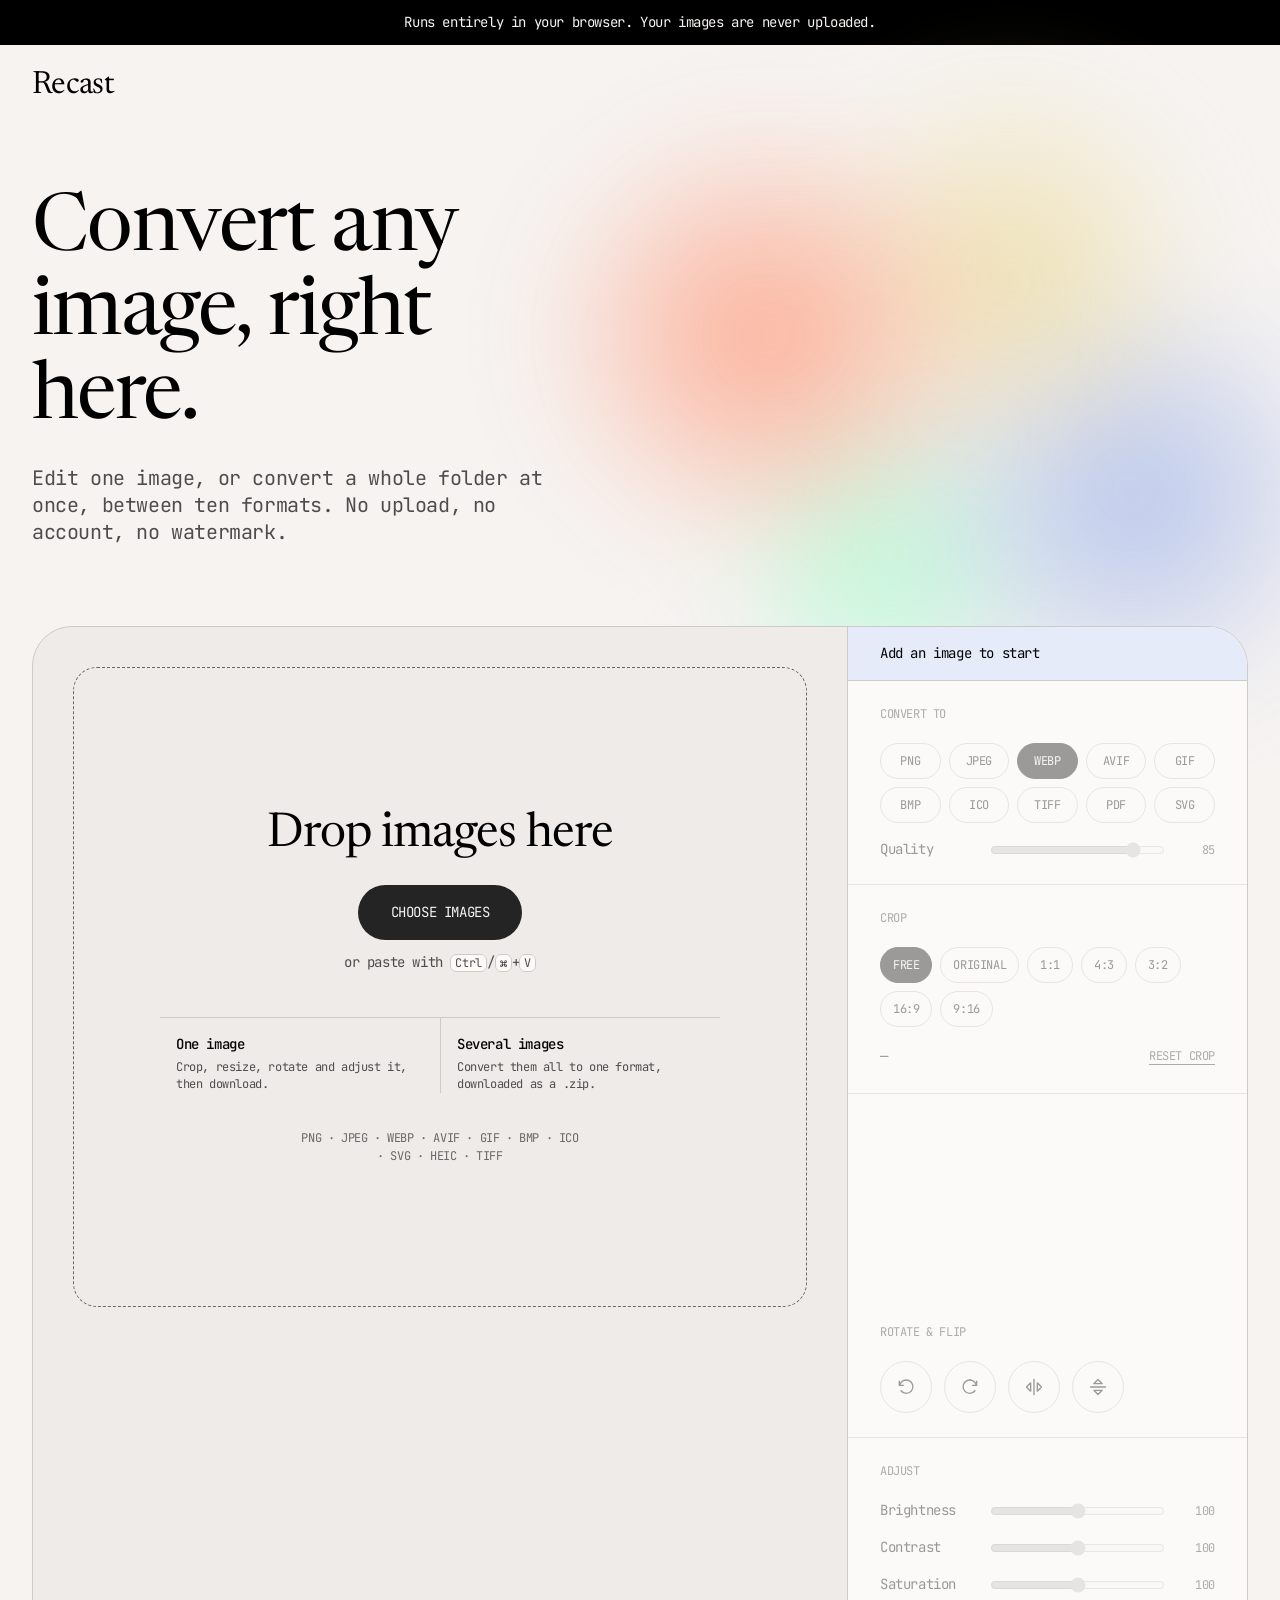
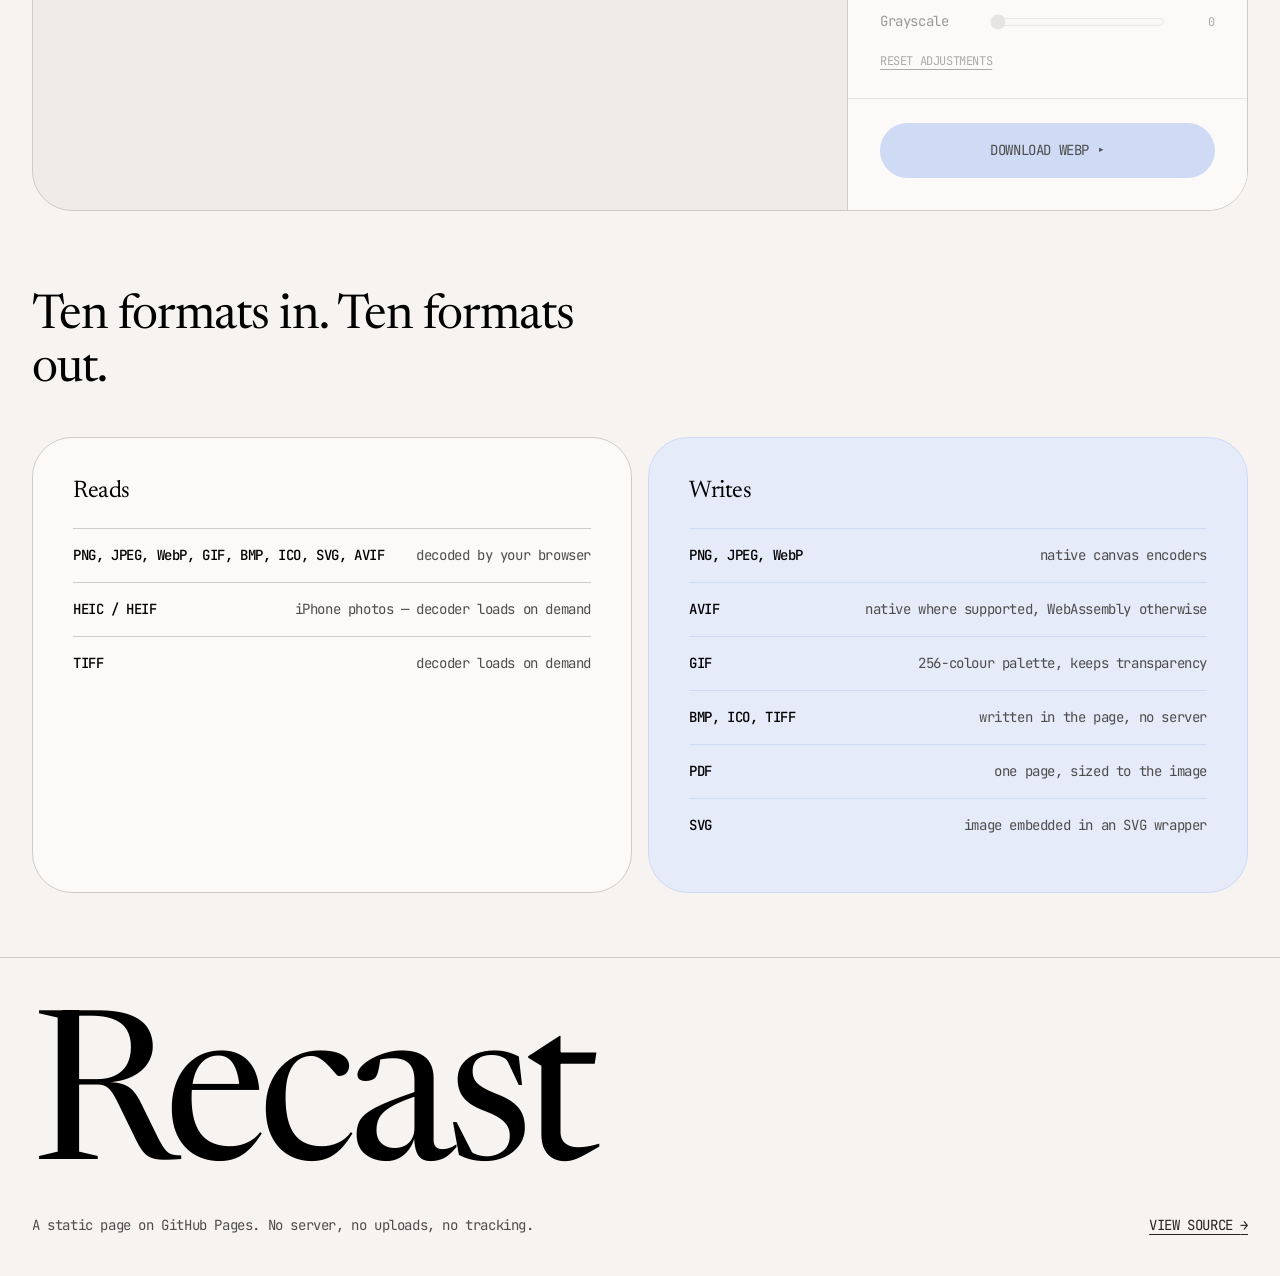
<file: index.html>
<!doctype html>
<html lang="en">
<head>
  <meta charset="utf-8">
  <meta name="viewport" content="width=device-width, initial-scale=1">
  <title>Recast — Image Converter</title>
  <meta name="description" content="Convert, crop, resize and rotate images between PNG, JPEG, WebP, AVIF, GIF, BMP, ICO, TIFF, PDF and SVG. Runs entirely in your browser.">
  <meta name="theme-color" content="#f6f3f1">
  <link rel="icon" href="data:image/svg+xml,%3Csvg xmlns='http://www.w3.org/2000/svg' viewBox='0 0 32 32'%3E%3Crect width='32' height='32' rx='16' fill='%232b59d1'/%3E%3Cpath d='M10 22V10h7a4 4 0 0 1 0 8h-7m7 0 5 4' fill='none' stroke='%23f6f3f1' stroke-width='2.4' stroke-linecap='round' stroke-linejoin='round'/%3E%3C/svg%3E">
  <link rel="preconnect" href="https://fonts.googleapis.com">
  <link rel="preconnect" href="https://fonts.gstatic.com" crossorigin>
  <link rel="stylesheet" href="https://fonts.googleapis.com/css2?family=JetBrains+Mono:wght@400;500&family=Newsreader:opsz,wght@6..72,400&display=swap">
  <link rel="stylesheet" href="tokens.css">
  <link rel="stylesheet" href="styles.css">
</head>
<body>
  <p class="announce">Runs entirely in your browser. Your images are never uploaded.</p>

  <header class="site-head">
    <a class="wordmark" href="./">Recast</a>
  </header>

  <main>
    <section class="hero">
      <div class="wash" aria-hidden="true"></div>
      <h1>Convert any image, right here.</h1>
      <p class="lede">Edit one image, or convert a whole folder at once, between ten formats. No upload, no account, no watermark.</p>
    </section>

    <section class="bench" id="app" aria-label="Image editor">
      <div class="stage" id="stage">
        <label class="drop" id="drop">
          <input type="file" id="file" multiple aria-label="Choose one or more images" accept="image/*,.heic,.heif,.tif,.tiff,.ico,.svg,.avif,.bmp">
          <span class="drop__title">Drop images here</span>
          <span class="pill pill--ink drop__cta">Choose images</span>
          <span class="drop__sub">or paste with <kbd>Ctrl</kbd>/<kbd>⌘</kbd>+<kbd>V</kbd></span>
          <span class="modes" aria-hidden="true">
            <span class="modes__item"><b>One image</b>Crop, resize, rotate and adjust it, then download.</span>
            <span class="modes__item"><b>Several images</b>Convert them all to one format, downloaded as a .zip.</span>
          </span>
          <span class="drop__formats">PNG · JPEG · WebP · AVIF · GIF · BMP · ICO · SVG · HEIC · TIFF</span>
        </label>

        <div class="batch" id="batch" hidden>
          <div class="batch__head">
            <h2 class="batch__title"><span id="batchCount">0 images</span> <small id="batchSize"></small></h2>
            <div class="batch__actions">
              <button type="button" class="pill pill--ghost pill--sm" data-add>Add more</button>
              <button type="button" class="link" id="clear">Clear all</button>
            </div>
          </div>
          <ul class="tiles" id="tiles" aria-label="Images to convert"></ul>
        </div>

        <div class="viewport" id="viewport" hidden>
          <div class="frame" id="frame">
            <canvas id="view"></canvas>
            <span class="shade" id="shade" aria-hidden="true"></span>
            <div class="crop" id="crop" tabindex="0" role="group" aria-label="Crop area. Arrow keys move it, Shift moves faster.">
              <span class="crop__grid" aria-hidden="true"></span>
              <span class="h" data-h="nw"></span><span class="h" data-h="n"></span><span class="h" data-h="ne"></span>
              <span class="h" data-h="w"></span><span class="h" data-h="e"></span>
              <span class="h" data-h="sw"></span><span class="h" data-h="s"></span><span class="h" data-h="se"></span>
            </div>
          </div>
        </div>

        <div class="stage-bar" id="stageBar" hidden>
          <p class="meta" id="meta"></p>
          <div class="stage-bar__actions">
            <button type="button" class="pill pill--ghost pill--sm" data-add>Add more</button>
            <button type="button" class="pill pill--ghost pill--sm" id="replace">Change image</button>
          </div>
        </div>
        <p class="status" id="status" role="status" aria-live="polite"></p>
      </div>

      <form class="panel" id="panel" novalidate>
        <p class="panel__mode" id="mode" aria-live="polite">Add an image to start</p>
        <fieldset class="panel__body" id="controls" disabled>
          <fieldset class="group">
            <legend>Convert to</legend>
            <div class="chips chips--formats" id="formats-list"></div>
            <p class="hint" id="fmtHint"></p>
            <div class="row" id="qualityRow">
              <label for="quality">Quality</label>
              <input type="range" id="quality" min="1" max="100" value="85">
              <output for="quality" id="qualityOut" aria-hidden="true">85</output>
            </div>
            <div class="row" id="bgRow">
              <label for="bg">Background</label>
              <input type="color" id="bg" value="#ffffff">
              <span class="row__note">fills transparency</span>
            </div>
          </fieldset>

          <fieldset class="group" data-single>
            <legend>Crop</legend>
            <div class="chips" id="aspects">
              <label class="chip"><input type="radio" name="aspect" value="free" checked><span>Free</span></label>
              <label class="chip"><input type="radio" name="aspect" value="orig"><span>Original</span></label>
              <label class="chip"><input type="radio" name="aspect" value="1"><span>1:1</span></label>
              <label class="chip"><input type="radio" name="aspect" value="1.3333"><span>4:3</span></label>
              <label class="chip"><input type="radio" name="aspect" value="1.5"><span>3:2</span></label>
              <label class="chip"><input type="radio" name="aspect" value="1.7778"><span>16:9</span></label>
              <label class="chip"><input type="radio" name="aspect" value="0.5625"><span>9:16</span></label>
            </div>
            <div class="row">
              <span class="readout" id="cropOut">—</span>
              <button type="button" class="link" id="cropReset">Reset crop</button>
            </div>
          </fieldset>

          <fieldset class="group">
            <legend>Resize</legend>
            <div class="size" data-single>
              <label class="field"><span>Width</span><input type="number" id="outW" min="1" max="16384" inputmode="numeric"></label>
              <button type="button" class="lock" id="lock" aria-pressed="true" aria-label="Lock aspect ratio">
                <svg viewBox="0 0 24 24" aria-hidden="true"><path d="M7 11V8a5 5 0 0 1 10 0v3M5 11h14v10H5z"/></svg>
              </button>
              <label class="field"><span>Height</span><input type="number" id="outH" min="1" max="16384" inputmode="numeric"></label>
            </div>
            <div class="chips" id="scales">
              <button type="button" class="chip chip--btn" data-scale="1" aria-pressed="true">100%</button>
              <button type="button" class="chip chip--btn" data-scale="0.75" aria-pressed="false">75%</button>
              <button type="button" class="chip chip--btn" data-scale="0.5" aria-pressed="false">50%</button>
              <button type="button" class="chip chip--btn" data-scale="0.25" aria-pressed="false">25%</button>
            </div>
            <p class="hint" data-bulk hidden>Every image keeps its own proportions and is scaled by this amount.</p>
          </fieldset>

          <fieldset class="group" data-single>
            <legend>Rotate &amp; flip</legend>
            <div class="tools">
              <button type="button" class="tool" data-act="rotL" aria-label="Rotate left 90°" title="Rotate left">
                <svg viewBox="0 0 24 24" aria-hidden="true"><path d="M4 5v5h5"/><path d="M4.5 10A8 8 0 1 1 6 16.5"/></svg>
              </button>
              <button type="button" class="tool" data-act="rotR" aria-label="Rotate right 90°" title="Rotate right">
                <svg viewBox="0 0 24 24" aria-hidden="true"><path d="M20 5v5h-5"/><path d="M19.5 10A8 8 0 1 0 18 16.5"/></svg>
              </button>
              <button type="button" class="tool" data-act="flipX" aria-label="Flip horizontal" title="Flip horizontal">
                <svg viewBox="0 0 24 24" aria-hidden="true"><path d="M12 3v18"/><path d="M8 7 3 12l5 5z"/><path d="m16 7 5 5-5 5z"/></svg>
              </button>
              <button type="button" class="tool" data-act="flipY" aria-label="Flip vertical" title="Flip vertical">
                <svg viewBox="0 0 24 24" aria-hidden="true"><path d="M3 12h18"/><path d="M7 8l5-5 5 5z"/><path d="m7 16 5 5 5-5z"/></svg>
              </button>
            </div>
          </fieldset>

          <fieldset class="group" data-single>
            <legend>Adjust</legend>
            <div class="row"><label for="brightness">Brightness</label><input type="range" id="brightness" min="0" max="200" value="100" data-adj><output id="brightnessOut" aria-hidden="true">100</output></div>
            <div class="row"><label for="contrast">Contrast</label><input type="range" id="contrast" min="0" max="200" value="100" data-adj><output id="contrastOut" aria-hidden="true">100</output></div>
            <div class="row"><label for="saturate">Saturation</label><input type="range" id="saturate" min="0" max="200" value="100" data-adj><output id="saturateOut" aria-hidden="true">100</output></div>
            <div class="row"><label for="grayscale">Grayscale</label><input type="range" id="grayscale" min="0" max="100" value="0" data-adj><output id="grayscaleOut" aria-hidden="true">0</output></div>
            <div class="row"><button type="button" class="link" id="adjReset">Reset adjustments</button></div>
          </fieldset>
        </fieldset>

        <div class="export">
          <button type="submit" class="pill pill--accent" id="go" disabled>Download <span aria-hidden="true">▸</span></button>
          <p class="result" id="result" aria-live="polite"></p>
        </div>
      </form>
    </section>

    <section class="formats" id="formats">
      <h2>Ten formats in. Ten formats out.</h2>
      <div class="formats__grid">
        <div class="card">
          <h3>Reads</h3>
          <ul class="list">
            <li><b>PNG, JPEG, WebP, GIF, BMP, ICO, SVG, AVIF</b><span>decoded by your browser</span></li>
            <li><b>HEIC / HEIF</b><span>iPhone photos — decoder loads on demand</span></li>
            <li><b>TIFF</b><span>decoder loads on demand</span></li>
          </ul>
        </div>
        <div class="card card--mist">
          <h3>Writes</h3>
          <ul class="list">
            <li><b>PNG, JPEG, WebP</b><span>native canvas encoders</span></li>
            <li><b>AVIF</b><span>native where supported, WebAssembly otherwise</span></li>
            <li><b>GIF</b><span>256-colour palette, keeps transparency</span></li>
            <li><b>BMP, ICO, TIFF</b><span>written in the page, no server</span></li>
            <li><b>PDF</b><span>one page, sized to the image</span></li>
            <li><b>SVG</b><span>image embedded in an SVG wrapper</span></li>
          </ul>
        </div>
      </div>
    </section>
  </main>

  <footer class="site-foot">
    <p class="site-foot__mark">Recast</p>
    <p class="site-foot__line">A static page on GitHub Pages. No server, no uploads, no tracking.</p>
    <a href="https://github.com/ryanpradnya/image-conversion">View source <span aria-hidden="true">→</span></a>
  </footer>

  <script src="app.js" defer></script>
</body>
</html>
</file>
<file: tokens.css>
/* Hallmark · tokens · theme: studied-DNA (source: styles.refero.design · Monad)
 * paper oklch(96.6% 0.004 56) · accent oklch(50.7% 0.192 264.5) Lake Blue
 * display: Newsreader 400 (stand-in for Untitled Serif) · body/UI: JetBrains Mono (stand-in for ABC Diatype Mono)
 */
:root {
  /* Surfaces */
  --color-paper: oklch(96.6% 0.004 56.4);        /* parchment canvas */
  --color-paper-2: oklch(94.2% 0.006 59.6);      /* recessed parchment */
  --color-card: oklch(98.6% 0.003 56.4);         /* lifted card */
  --color-mist: oklch(88.8% 0.039 267.9);        /* periwinkle panel */
  --color-mist-soft: oklch(94% 0.02 267.9);

  /* Ink */
  --color-ink: oklch(0% 0 0);
  --color-ink-2: oklch(26% 0 0);                 /* off-black */
  --color-graphite: oklch(42.1% 0.001 17.2);
  --color-smoke: oklch(52% 0.003 48.7);          /* darkened from 57% for 4.5:1 on paper */
  --color-rule: oklch(84.2% 0.005 48.7);         /* ash hairline */
  --color-on-dark: oklch(96.6% 0.004 56.4);

  /* Accent — the only saturated UI fill */
  --color-accent: oklch(50.7% 0.192 264.5);
  --color-accent-hover: oklch(44.7% 0.174 264.7);
  --color-accent-wash: oklch(50.7% 0.192 264.5 / 0.1);
  --color-focus: oklch(50.7% 0.192 264.5);
  --color-error: oklch(52% 0.19 29);
  --color-success: oklch(50% 0.12 155);

  /* Decorative wash stops — never UI fills */
  --color-sky: oklch(77.7% 0.081 268);
  --color-mint: oklch(92.4% 0.105 159.3);
  --color-coral: oklch(77.3% 0.137 37.9);
  --color-gold: oklch(88.8% 0.086 94.7);

  /* Crop scrim + transparency checker */
  --color-scrim: oklch(15% 0 0 / 0.55);
  --color-checker: oklch(90% 0.004 56.4);
  --color-handle: oklch(100% 0 0);

  /* Type */
  --font-display: "Newsreader", "Times New Roman", Georgia, serif;
  --font-mono: "JetBrains Mono", "IBM Plex Mono", ui-monospace, monospace;

  --text-caption: 0.75rem;
  --text-sm: 0.875rem;
  --text-body: 1rem;
  --text-lg: 1.25rem;
  --text-sub: 1.5rem;
  --text-heading-sm: 2rem;
  --text-heading: clamp(2rem, 1.4rem + 2.4vw, 3rem);
  --text-display: clamp(2.75rem, 1.6rem + 5vw, 5rem);

  --tracking-tight: -0.02em;
  --tracking-mono: -0.025em;

  /* Space — 4pt scale */
  --space-3xs: 0.25rem;
  --space-2xs: 0.5rem;
  --space-xs: 0.75rem;
  --space-sm: 1rem;
  --space-md: 1.5rem;
  --space-lg: 2rem;
  --space-xl: 2.5rem;
  --space-2xl: 4rem;
  --space-3xl: 5rem;

  /* Shape */
  --radius-card: 40px;
  --radius-panel: 24px;
  --radius-sm: 16px;
  --radius-pill: 100px;
  --rule: 1px solid var(--color-rule);

  /* Motion */
  --ease-out: cubic-bezier(0.22, 1, 0.36, 1);
  --ease-in: cubic-bezier(0.55, 0, 1, 0.45);
  --ease-in-out: cubic-bezier(0.65, 0, 0.35, 1);
  --dur-fast: 120ms;
  --dur-base: 200ms;
  --dur-slow: 420ms;

  --max-width: 1432px;
}
</file>
<file: styles.css>
/* Hallmark · macrostructure: Workbench (tool-first) · tone: technical-editorial · anchor hue: 264 (Lake Blue)
 * theme: studied-DNA (source: styles.refero.design · Monad) · paper oklch(96.6% 0.004 56) · accent oklch(50.7% 0.192 264.5)
 * display: Newsreader 400 · body: JetBrains Mono · nav: N1a (2 destinations) · footer: Ft5 Statement · enrichment: none (typography + pastel wash)
 * Hallmark · pre-emit critique: P4 H5 E4 S5 R5 V4
 */

*, *::before, *::after { box-sizing: border-box; }
html, body { overflow-x: clip; }
html { -webkit-text-size-adjust: 100%; scroll-behavior: smooth; }
body {
  margin: 0;
  background: var(--color-paper);
  color: var(--color-ink-2);
  font-family: var(--font-mono);
  font-size: var(--text-body);
  line-height: 1.5;
  letter-spacing: var(--tracking-mono);
  -webkit-font-smoothing: antialiased;
}
h1, h2, h3 {
  font-family: var(--font-display);
  font-weight: 400;
  font-style: normal;
  letter-spacing: var(--tracking-tight);
  line-height: 1.1;
  margin: 0;
  color: var(--color-ink);
  overflow-wrap: anywhere;
  min-width: 0;
}
p { margin: 0; }
a { color: inherit; }
button, input { font: inherit; letter-spacing: inherit; color: inherit; }
[hidden] { display: none !important; }
:focus-visible { outline: 2px solid var(--color-focus); outline-offset: 3px; }
kbd {
  font-family: var(--font-mono);
  font-size: 0.85em;
  padding: 0 0.35em;
  border: var(--rule);
  border-radius: 6px;
  background: var(--color-card);
}

/* ---------- Announcement + header ---------- */
.announce {
  background: var(--color-ink);
  color: var(--color-on-dark);
  font-size: var(--text-sm);
  text-align: center;
  padding: var(--space-xs) var(--space-sm);
}
.site-head {
  max-width: var(--max-width);
  margin: 0 auto;
  padding: var(--space-md) var(--space-lg);
  display: flex;
  align-items: center;
  justify-content: space-between;
  gap: var(--space-sm);
}
.wordmark {
  font-family: var(--font-display);
  font-size: var(--text-heading-sm);
  letter-spacing: var(--tracking-tight);
  text-decoration: none;
  color: var(--color-ink);
  line-height: 1;
}

/* ---------- Buttons ---------- */
.pill {
  display: inline-flex;
  align-items: center;
  justify-content: center;
  gap: var(--space-2xs);
  min-height: 48px;
  padding: var(--space-sm) var(--space-lg);
  border-radius: var(--radius-pill);
  border: 1px solid transparent;
  font-size: var(--text-sm);
  text-transform: uppercase;
  text-decoration: none;
  white-space: nowrap;
  cursor: pointer;
  transition: background-color var(--dur-fast) var(--ease-out), color var(--dur-fast) var(--ease-out), transform var(--dur-fast) var(--ease-out);
}
.pill:active { transform: translateY(1px); }
.pill--sm { min-height: 36px; padding: var(--space-2xs) var(--space-sm); font-size: var(--text-caption); }
.pill--ghost { border-color: var(--color-ink-2); background: transparent; color: var(--color-ink-2); }
.pill--ghost:hover { background: var(--color-ink-2); color: var(--color-on-dark); }
.pill--accent { background: var(--color-accent); color: var(--color-handle); width: 100%; }
.pill--accent:hover { background: var(--color-accent-hover); }
.pill:disabled { background: var(--color-mist); color: var(--color-graphite); cursor: not-allowed; transform: none; }
.pill--ink { background: var(--color-ink-2); color: var(--color-on-dark); }
/* --progress is set per file during a batch */
.pill[aria-busy="true"] { cursor: progress; background: linear-gradient(to right, var(--color-accent) var(--progress, 100%), var(--color-accent-hover) var(--progress, 100%)); }
.pill[aria-busy="true"] > span { display: inline-block; animation: nudge 900ms var(--ease-in-out) infinite; }
@keyframes nudge { 50% { transform: translateX(4px); } }

.link {
  background: none;
  border: 0;
  padding: var(--space-3xs) 0;
  font-size: var(--text-caption);
  text-transform: uppercase;
  color: var(--color-graphite);
  text-decoration: underline;
  text-underline-offset: 4px;
  cursor: pointer;
}
.link:hover { color: var(--color-ink); }

/* ---------- Hero ---------- */
.hero {
  position: relative;
  max-width: var(--max-width);
  margin: 0 auto;
  padding: var(--space-2xl) var(--space-lg) var(--space-3xl);
  isolation: isolate;
}
.hero h1 { font-size: var(--text-display); max-width: 12ch; line-height: 1.05; }
.lede {
  margin-top: var(--space-md);
  max-width: 46ch;
  font-size: var(--text-lg);
  line-height: 1.35;
  color: var(--color-graphite);
}
.wash {
  position: absolute;
  z-index: -1;
  inset: -10% -5% -20% 40%;
  background:
    radial-gradient(40% 50% at 30% 40%, var(--color-coral), transparent 70%),
    radial-gradient(35% 45% at 60% 30%, var(--color-gold), transparent 70%),
    radial-gradient(40% 50% at 75% 65%, var(--color-sky), transparent 70%),
    radial-gradient(30% 40% at 45% 75%, var(--color-mint), transparent 70%);
  filter: blur(48px);
  opacity: 0.75;
  pointer-events: none;
}

/* ---------- Workbench ---------- */
.bench {
  max-width: calc(var(--max-width) - 2 * var(--space-lg));
  margin: 0 var(--space-lg);
  display: grid;
  grid-template-columns: minmax(0, 1fr) minmax(0, 400px);
  background: var(--color-paper-2);
  border: var(--rule);
  border-radius: var(--radius-card);
  overflow: clip;
  position: relative;
  z-index: 1;
}
@media (min-width: 1497px) { .bench { margin: 0 auto; } }

.stage {
  position: sticky;
  top: 0;
  align-self: start;
  min-height: min(720px, 100vh);
  padding: var(--space-xl);
  display: flex;
  flex-direction: column;
  gap: var(--space-sm);
}

.drop {
  flex: 1;
  min-height: 480px;
  display: flex;
  flex-direction: column;
  align-items: center;
  justify-content: center;
  gap: var(--space-xs);
  padding: var(--space-xl);
  text-align: center;
  border: 1px dashed var(--color-smoke);
  border-radius: var(--radius-panel);
  cursor: pointer;
  transition: background-color var(--dur-base) var(--ease-out), border-color var(--dur-base) var(--ease-out);
}
.drop input { position: absolute; width: 1px; height: 1px; opacity: 0; pointer-events: none; }
.drop:hover, .stage.is-over .drop { border-color: var(--color-accent); background: var(--color-accent-wash); }
.drop:hover .drop__cta, .stage.is-over .drop__cta { background: var(--color-accent); }
.drop:has(input:focus-visible) { outline: 2px solid var(--color-focus); outline-offset: 3px; }
.drop__title { font-family: var(--font-display); font-size: var(--text-heading); color: var(--color-ink); letter-spacing: var(--tracking-tight); line-height: 1.1; }
.drop__sub { color: var(--color-graphite); font-size: var(--text-sm); }
.drop__cta { margin-top: var(--space-xs); transition: background-color var(--dur-fast) var(--ease-out); }
.modes {
  margin-top: var(--space-lg);
  display: grid;
  grid-template-columns: repeat(2, minmax(0, 1fr));
  max-width: 560px;
  width: 100%;
  border-top: var(--rule);
  text-align: left;
}
.modes__item { display: grid; align-content: start; gap: var(--space-3xs); padding: var(--space-sm) var(--space-sm) 0; font-size: var(--text-caption); color: var(--color-graphite); line-height: 1.45; }
.modes__item + .modes__item { border-left: var(--rule); }
.modes__item b { font-weight: 500; font-size: var(--text-sm); color: var(--color-ink); }
.drop__formats { margin-top: var(--space-md); font-size: var(--text-caption); text-transform: uppercase; color: var(--color-smoke); max-width: 40ch; }

.viewport {
  flex: 1;
  min-height: 480px;
  display: grid;
  place-items: center;
  padding: var(--space-sm);
}
.frame {
  position: relative;
  line-height: 0;
  background-color: var(--color-card);
  background-image:
    linear-gradient(45deg, var(--color-checker) 25%, transparent 25%, transparent 75%, var(--color-checker) 75%),
    linear-gradient(45deg, var(--color-checker) 25%, transparent 25%, transparent 75%, var(--color-checker) 75%);
  background-size: 16px 16px;
  background-position: 0 0, 8px 8px;
  border-radius: 4px;
}
.frame canvas { display: block; max-width: 100%; max-height: 62vh; width: auto; height: auto; }

.shade { position: absolute; inset: 0; background: var(--color-scrim); pointer-events: none; }
.crop {
  position: absolute;
  outline: 1px solid var(--color-handle);
  cursor: move;
  touch-action: none;
}
.crop:focus-visible { outline: 2px solid var(--color-focus); outline-offset: 0; }
.crop__grid {
  position: absolute;
  inset: 0;
  opacity: 0;
  background:
    linear-gradient(to right, transparent calc(33.33% - 0.5px), var(--color-handle) calc(33.33% - 0.5px), var(--color-handle) calc(33.33% + 0.5px), transparent calc(33.33% + 0.5px), transparent calc(66.66% - 0.5px), var(--color-handle) calc(66.66% - 0.5px), var(--color-handle) calc(66.66% + 0.5px), transparent calc(66.66% + 0.5px)),
    linear-gradient(to bottom, transparent calc(33.33% - 0.5px), var(--color-handle) calc(33.33% - 0.5px), var(--color-handle) calc(33.33% + 0.5px), transparent calc(33.33% + 0.5px), transparent calc(66.66% - 0.5px), var(--color-handle) calc(66.66% - 0.5px), var(--color-handle) calc(66.66% + 0.5px), transparent calc(66.66% + 0.5px));
  transition: opacity var(--dur-base) var(--ease-out);
  pointer-events: none;
}
.crop.is-dragging .crop__grid { opacity: 0.6; }
.h { position: absolute; width: 32px; height: 32px; margin: -16px 0 0 -16px; touch-action: none; }
.h::after {
  content: "";
  position: absolute;
  inset: 10px;
  border-radius: 50%;
  background: var(--color-handle);
  box-shadow: 0 0 0 1px var(--color-ink-2);
}
.h[data-h="nw"] { left: 0; top: 0; cursor: nwse-resize; }
.h[data-h="n"]  { left: 50%; top: 0; cursor: ns-resize; }
.h[data-h="ne"] { left: 100%; top: 0; cursor: nesw-resize; }
.h[data-h="w"]  { left: 0; top: 50%; cursor: ew-resize; }
.h[data-h="e"]  { left: 100%; top: 50%; cursor: ew-resize; }
.h[data-h="sw"] { left: 0; top: 100%; cursor: nesw-resize; }
.h[data-h="s"]  { left: 50%; top: 100%; cursor: ns-resize; }
.h[data-h="se"] { left: 100%; top: 100%; cursor: nwse-resize; }

.stage-bar { display: flex; align-items: center; justify-content: space-between; gap: var(--space-sm); flex-wrap: wrap; }
.stage-bar__actions { display: flex; gap: var(--space-2xs); }

/* ---------- Batch grid ---------- */
.batch { flex: 1; display: flex; flex-direction: column; gap: var(--space-md); min-height: 480px; }
.batch__head { display: flex; align-items: center; justify-content: space-between; gap: var(--space-sm); flex-wrap: wrap; }
.batch__title { font-size: var(--text-sub); }
.batch__title small { font-family: var(--font-mono); font-size: var(--text-sm); letter-spacing: var(--tracking-mono); color: var(--color-graphite); margin-left: var(--space-2xs); }
.batch__actions { display: flex; align-items: center; gap: var(--space-sm); }
.tiles {
  list-style: none;
  margin: 0;
  padding: var(--space-3xs);
  display: grid;
  grid-template-columns: repeat(auto-fill, minmax(148px, 1fr));
  gap: var(--space-md) var(--space-sm);
  align-content: start;
  max-height: min(72vh, 760px);
  overflow-y: auto;
  border-radius: var(--radius-sm);
  outline: 2px dashed transparent;
  outline-offset: 4px;
  transition: outline-color var(--dur-base) var(--ease-out);
}
.stage.is-over .tiles { outline-color: var(--color-accent); }
.tile { position: relative; display: grid; gap: 2px; min-width: 0; animation: tile-in var(--dur-base) var(--ease-out) both; }
@keyframes tile-in { from { opacity: 0; transform: translateY(4px); } }
.tile__thumb {
  position: relative;
  aspect-ratio: 1;
  margin-bottom: var(--space-2xs);
  border-radius: var(--radius-sm);
  overflow: hidden;
  border: var(--rule);
  background-color: var(--color-card);
  background-image:
    linear-gradient(45deg, var(--color-checker) 25%, transparent 25%, transparent 75%, var(--color-checker) 75%),
    linear-gradient(45deg, var(--color-checker) 25%, transparent 25%, transparent 75%, var(--color-checker) 75%);
  background-size: 12px 12px;
  background-position: 0 0, 6px 6px;
  transition: opacity var(--dur-base) var(--ease-out);
}
/* Format badge, visible when the browser can't preview the file (HEIC, TIFF) and the <img> removes itself */
.tile__thumb::before {
  content: attr(data-ext);
  position: absolute;
  inset: 0;
  display: grid;
  place-items: center;
  font-family: var(--font-display);
  font-size: var(--text-sub);
  color: var(--color-graphite);
  background: var(--color-mist-soft);
}
.tile__thumb img { position: relative; width: 100%; height: 100%; object-fit: cover; display: block; }
.tile__name { font-size: var(--text-caption); color: var(--color-ink); white-space: nowrap; overflow: hidden; text-overflow: ellipsis; }
.tile__meta { font-size: var(--text-caption); color: var(--color-graphite); font-variant-numeric: tabular-nums; white-space: nowrap; overflow: hidden; text-overflow: ellipsis; }
.tile__remove {
  position: absolute;
  top: var(--space-2xs);
  right: var(--space-2xs);
  width: 32px;
  height: 32px;
  display: grid;
  place-items: center;
  padding: 0;
  border: 0;
  border-radius: 50%;
  background: var(--color-card);
  color: var(--color-ink-2);
  box-shadow: 0 0 0 1px var(--color-rule);
  cursor: pointer;
  transition: background-color var(--dur-fast) var(--ease-out), color var(--dur-fast) var(--ease-out), opacity var(--dur-fast) var(--ease-out);
}
.tile__remove svg { width: 14px; height: 14px; fill: none; stroke: currentColor; stroke-width: 2; stroke-linecap: round; }
.tile__remove:hover { background: var(--color-ink-2); color: var(--color-on-dark); }
@media (hover: hover) {
  .tile__remove { opacity: 0; }
  .tile:hover .tile__remove, .tile__remove:focus-visible { opacity: 1; }
}
.tiles:has(.tile[data-state="working"]) .tile__remove { visibility: hidden; }
.tile[data-state="queued"] .tile__thumb { opacity: 0.5; }
.tile[data-state="working"] .tile__thumb { animation: working 1s var(--ease-in-out) infinite alternate; }
@keyframes working { to { opacity: 0.45; } }
.tile[data-state="done"] .tile__meta { color: var(--color-success); }
.tile[data-state="done"] .tile__thumb::after {
  content: "";
  position: absolute;
  left: var(--space-2xs);
  bottom: var(--space-2xs);
  width: 24px;
  height: 24px;
  border-radius: 50%;
  background: var(--color-success) url("data:image/svg+xml,%3Csvg xmlns='http://www.w3.org/2000/svg' viewBox='0 0 24 24' fill='none' stroke='white' stroke-width='2.6' stroke-linecap='round' stroke-linejoin='round'%3E%3Cpath d='m6 12.5 4 4 8-9'/%3E%3C/svg%3E") center / 16px no-repeat;
  animation: tile-in var(--dur-base) var(--ease-out) both;
}
.tile[data-state="error"] .tile__thumb { opacity: 0.4; border-color: var(--color-error); }
.tile[data-state="error"] .tile__meta { color: var(--color-error); }
.meta { font-size: var(--text-sm); color: var(--color-graphite); overflow-wrap: anywhere; min-width: 0; }
.status { font-size: var(--text-sm); color: var(--color-error); }
.status:empty { display: none; }

/* ---------- Control panel ---------- */
.panel {
  background: var(--color-card);
  border-left: var(--rule);
  display: flex;
  flex-direction: column;
  min-width: 0;
}
.panel__mode {
  padding: var(--space-sm) var(--space-lg);
  border-bottom: var(--rule);
  font-size: var(--text-sm);
  color: var(--color-ink);
  background: var(--color-mist-soft);
}
.panel__body { border: 0; margin: 0; padding: 0; min-width: 0; }
.panel__body:disabled .group { opacity: 0.45; }
.group {
  border: 0;
  border-bottom: var(--rule);
  margin: 0;
  padding: var(--space-md) var(--space-lg);
  min-width: 0;
  display: grid;
  gap: var(--space-sm);
  transition: opacity var(--dur-base) var(--ease-out);
}
.group legend {
  float: left;
  width: 100%;
  padding: 0;
  margin-bottom: var(--space-3xs);
  font-size: var(--text-caption);
  text-transform: uppercase;
  color: var(--color-graphite);
}
.group legend + * { clear: both; }

.chips { display: flex; flex-wrap: wrap; gap: var(--space-2xs); }
.chips--formats { display: grid; grid-template-columns: repeat(5, minmax(0, 1fr)); }
.chip { position: relative; display: inline-flex; }
.chip input { position: absolute; opacity: 0; width: 1px; height: 1px; }
.chip span, .chip--btn {
  display: inline-flex;
  align-items: center;
  justify-content: center;
  width: 100%;
  min-height: 36px;
  padding: var(--space-2xs) var(--space-xs);
  border: var(--rule);
  border-radius: var(--radius-pill);
  background: var(--color-card);
  font-size: var(--text-caption);
  text-transform: uppercase;
  white-space: nowrap;
  cursor: pointer;
  transition: background-color var(--dur-fast) var(--ease-out), border-color var(--dur-fast) var(--ease-out), color var(--dur-fast) var(--ease-out);
}
.chip--btn { width: auto; }
.chip span:hover, .chip--btn:hover { border-color: var(--color-ink-2); }
.chip input:checked + span { background: var(--color-ink-2); border-color: var(--color-ink-2); color: var(--color-on-dark); }
.chip input:focus-visible + span { outline: 2px solid var(--color-focus); outline-offset: 2px; }
.chip--btn:active { transform: translateY(1px); }
.chip--btn[aria-pressed="true"] { background: var(--color-ink-2); border-color: var(--color-ink-2); color: var(--color-on-dark); }
fieldset:disabled .chip span, fieldset:disabled .chip--btn { cursor: not-allowed; }

.hint { font-size: var(--text-caption); color: var(--color-graphite); line-height: 1.4; }
.hint:empty { display: none; }

.row {
  display: grid;
  grid-template-columns: 96px minmax(0, 1fr) 40px;
  align-items: center;
  gap: var(--space-xs);
  font-size: var(--text-sm);
}
.row > label { color: var(--color-ink-2); }
.row output { text-align: right; font-variant-numeric: tabular-nums; color: var(--color-graphite); font-size: var(--text-caption); }
#bgRow { grid-template-columns: 96px 48px minmax(0, 1fr); }
.row__note { font-size: var(--text-caption); color: var(--color-graphite); white-space: nowrap; }
.row:has(> .readout) { grid-template-columns: minmax(0, 1fr) auto; }
.row:has(> .link:only-child) { grid-template-columns: 1fr; justify-items: start; }
.readout { font-size: var(--text-sm); font-variant-numeric: tabular-nums; }

input[type="range"] { width: 100%; accent-color: var(--color-accent); cursor: pointer; }
input[type="color"] {
  width: 48px;
  height: 32px;
  padding: 2px;
  border: var(--rule);
  border-radius: var(--radius-pill);
  background: var(--color-card);
  cursor: pointer;
}
input[type="color"]::-webkit-color-swatch-wrapper { padding: 0; }
input[type="color"]::-webkit-color-swatch { border: 0; border-radius: var(--radius-pill); }
input[type="color"]::-moz-color-swatch { border: 0; border-radius: var(--radius-pill); }

.size { display: grid; grid-template-columns: minmax(0, 1fr) auto minmax(0, 1fr); align-items: end; gap: var(--space-xs); }
.field { display: grid; gap: var(--space-3xs); }
.field span { font-size: var(--text-caption); text-transform: uppercase; color: var(--color-graphite); }
.field input {
  width: 100%;
  min-height: 44px;
  padding: var(--space-2xs) var(--space-sm);
  border: var(--rule);
  border-radius: var(--radius-sm);
  background: var(--color-paper);
  font-variant-numeric: tabular-nums;
  transition: border-color var(--dur-fast) var(--ease-out);
}
.field input:hover { border-color: var(--color-smoke); }
.field input:focus-visible { outline: 2px solid var(--color-focus); outline-offset: 1px; border-color: transparent; }
.field input[aria-invalid="true"] { border-color: var(--color-error); }

.lock, .tool {
  display: inline-grid;
  place-items: center;
  border: var(--rule);
  border-radius: 50%;
  background: var(--color-card);
  cursor: pointer;
  transition: background-color var(--dur-fast) var(--ease-out), color var(--dur-fast) var(--ease-out), border-color var(--dur-fast) var(--ease-out);
}
.lock { width: 44px; height: 44px; }
.tool { width: 52px; height: 52px; }
.lock svg, .tool svg { width: 20px; height: 20px; fill: none; stroke: currentColor; stroke-width: 1.6; stroke-linecap: round; stroke-linejoin: round; }
.lock:hover, .tool:hover { border-color: var(--color-ink-2); }
.lock:active, .tool:active { transform: translateY(1px); }
.lock[aria-pressed="true"], .tool[aria-pressed="true"] { background: var(--color-ink-2); color: var(--color-on-dark); border-color: var(--color-ink-2); }
fieldset:disabled .lock, fieldset:disabled .tool { cursor: not-allowed; }
.tools { display: flex; gap: var(--space-xs); flex-wrap: wrap; }

.export {
  margin-top: auto;
  padding: var(--space-md) var(--space-lg) var(--space-lg);
  background: var(--color-card);
  display: grid;
  gap: var(--space-xs);
}
.result { font-size: var(--text-sm); color: var(--color-graphite); overflow-wrap: anywhere; }
.result:empty { display: none; }
.result.is-error { color: var(--color-error); }
.result__warn { color: var(--color-error); }
.result b { color: var(--color-ink); font-weight: 500; }
.result a { color: var(--color-accent); }

/* ---------- Formats ---------- */
.formats {
  max-width: var(--max-width);
  margin: 0 auto;
  padding: var(--space-3xl) var(--space-lg) var(--space-2xl);
}
.formats h2 { font-size: var(--text-heading); max-width: 20ch; margin-bottom: var(--space-xl); }
.formats__grid { display: grid; grid-template-columns: repeat(2, minmax(0, 1fr)); gap: var(--space-sm); }
.card {
  padding: var(--space-xl);
  border: var(--rule);
  border-radius: var(--radius-card);
  background: var(--color-card);
}
.card--mist { background: var(--color-mist-soft); border-color: var(--color-mist); }
.card h3 { font-size: var(--text-sub); margin-bottom: var(--space-md); }
.list { list-style: none; margin: 0; padding: 0; }
.list li {
  display: flex;
  justify-content: space-between;
  align-items: baseline;
  flex-wrap: wrap;
  gap: var(--space-3xs) var(--space-sm);
  padding: var(--space-sm) 0;
  border-top: var(--rule);
  font-size: var(--text-sm);
}
.card--mist .list li { border-top-color: var(--color-mist); }
.list b { font-weight: 500; color: var(--color-ink); }
.list span { color: var(--color-graphite); }

/* ---------- Footer (Ft5 statement) ---------- */
.site-foot {
  max-width: var(--max-width);
  margin: 0 auto;
  padding: var(--space-2xl) var(--space-lg) var(--space-xl);
  border-top: var(--rule);
  display: grid;
  grid-template-columns: minmax(0, 1fr) auto;
  align-items: end;
  gap: var(--space-sm) var(--space-lg);
  font-size: var(--text-sm);
  color: var(--color-graphite);
}
.site-foot__mark {
  grid-column: 1 / -1;
  font-family: var(--font-display);
  font-size: clamp(4.5rem, 2rem + 14vw, 13rem);
  line-height: 0.85;
  letter-spacing: -0.04em;
  color: var(--color-ink);
}
.site-foot a { white-space: nowrap; text-transform: uppercase; color: var(--color-ink-2); text-underline-offset: 4px; }

/* ---------- Responsive ---------- */
@media (max-width: 1080px) {
  .bench { grid-template-columns: minmax(0, 1fr); }
  .stage { position: static; min-height: 0; }
  .panel { border-left: 0; border-top: var(--rule); }
  .drop, .viewport { min-height: 360px; }
}
@media (max-width: 640px) {
  .site-head { padding: var(--space-sm); }
  .hero { padding: var(--space-lg) var(--space-sm) var(--space-2xl); }
  .wash { inset: 20% -30% -10% 10%; }
  .bench { margin: 0 var(--space-sm); border-radius: var(--radius-panel); }
  .stage { padding: var(--space-sm); }
  .drop { min-height: 300px; padding: var(--space-md); }
  .modes { grid-template-columns: minmax(0, 1fr); }
  .modes__item + .modes__item { border-left: 0; }
  .batch { min-height: 0; }
  .tiles { grid-template-columns: repeat(auto-fill, minmax(104px, 1fr)); max-height: none; overflow: visible; }
  .panel__mode { padding: var(--space-sm); }
  .viewport { min-height: 260px; padding: 0; }
  .group { padding: var(--space-md) var(--space-sm); }
  .export { padding: var(--space-sm); }
  .chips--formats { grid-template-columns: repeat(3, minmax(0, 1fr)); }
  .row { grid-template-columns: 84px minmax(0, 1fr) 32px; }
  #bgRow { grid-template-columns: 84px 48px minmax(0, 1fr); }
  .formats { padding: var(--space-2xl) var(--space-sm) var(--space-xl); }
  .formats__grid { grid-template-columns: minmax(0, 1fr); }
  .card { padding: var(--space-md); border-radius: var(--radius-panel); }
  .site-foot { padding: var(--space-xl) var(--space-sm); grid-template-columns: minmax(0, 1fr); }
}

@media (prefers-reduced-motion: reduce) {
  *, *::before, *::after { transition-duration: 1ms !important; animation: none !important; scroll-behavior: auto !important; }
}
</file>
